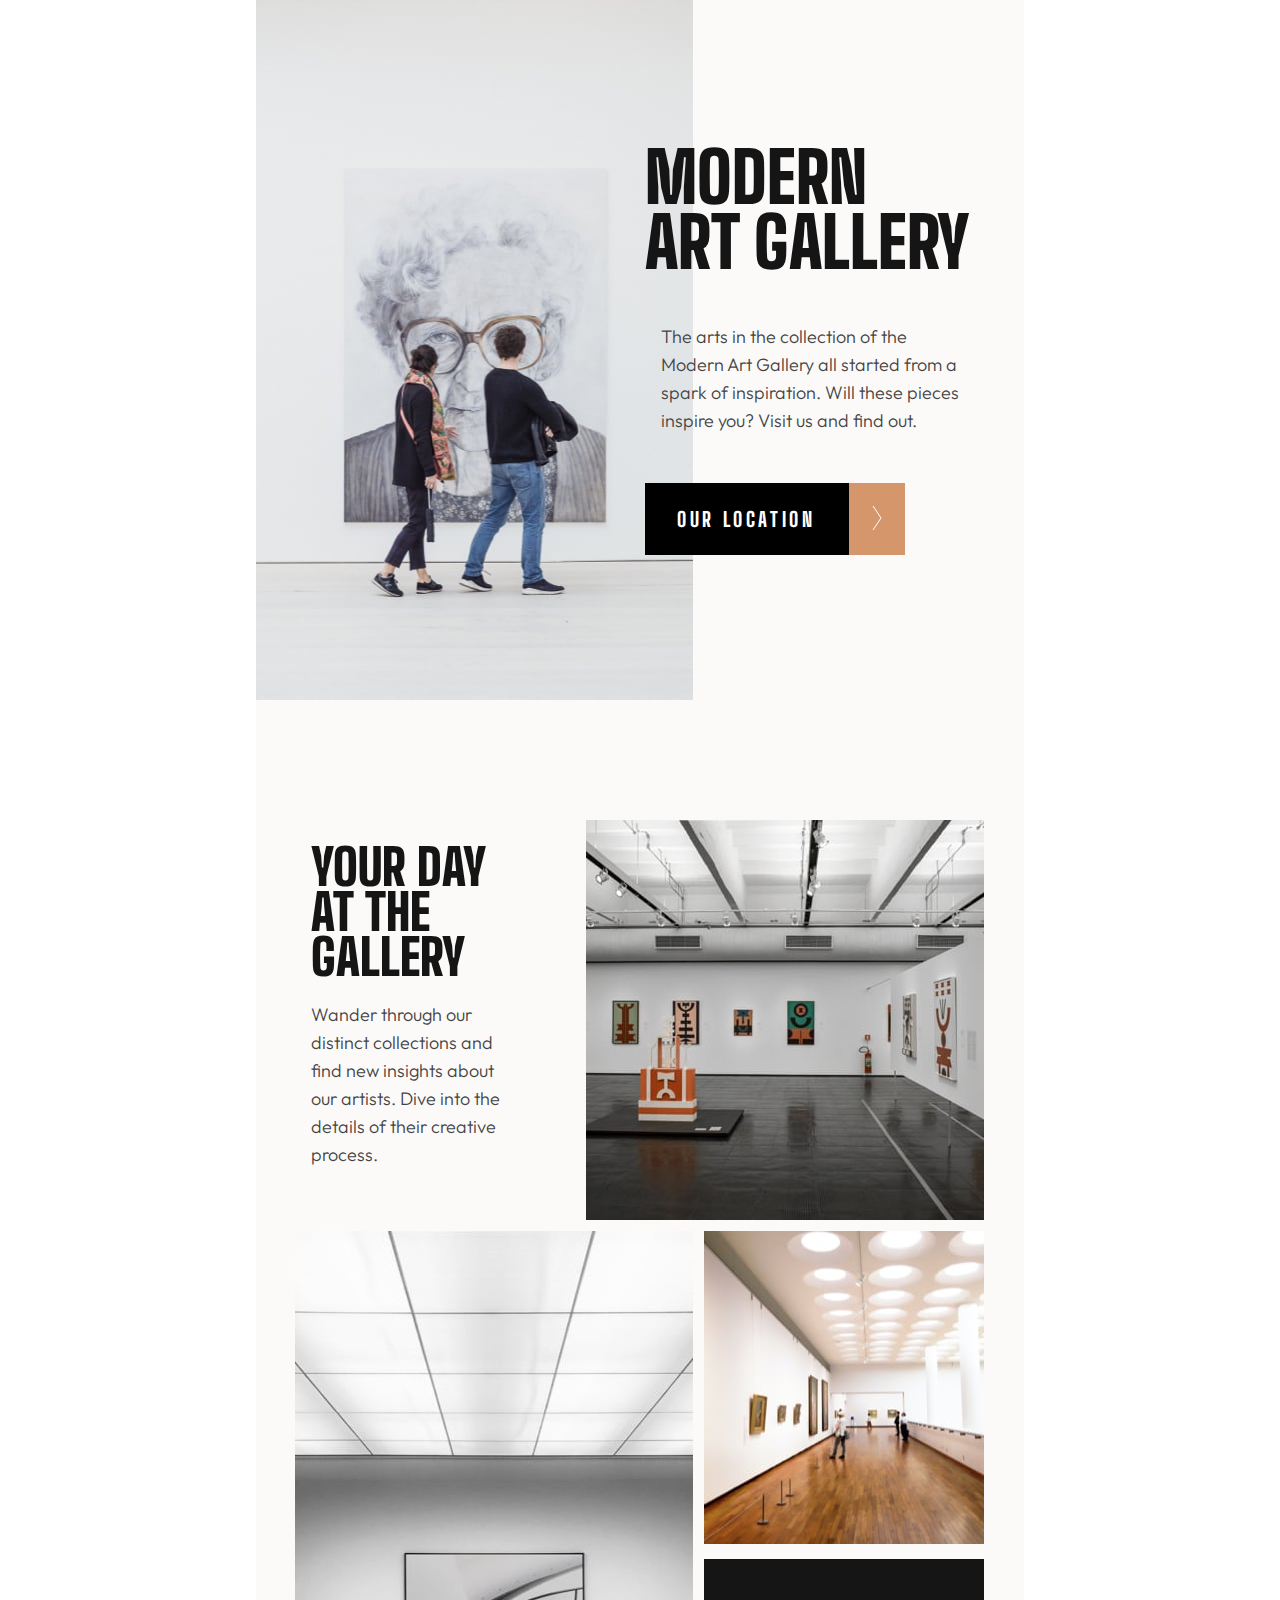
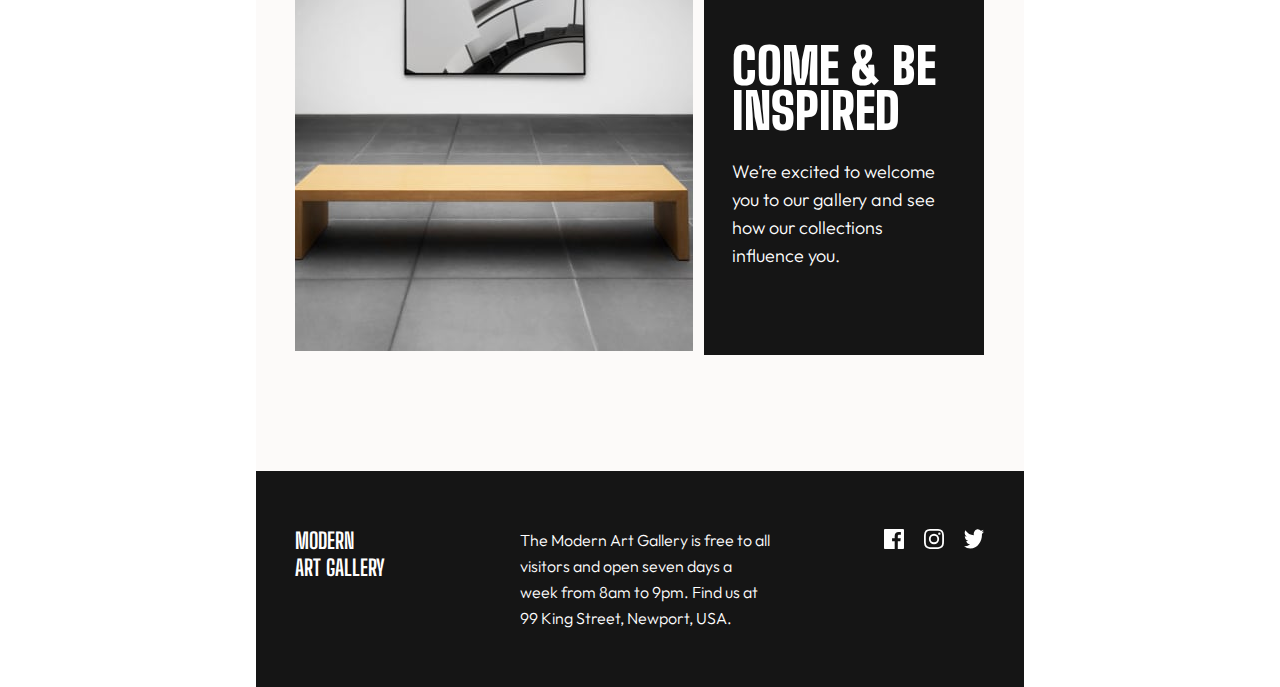
<file: index.html>
<!DOCTYPE html>
<html lang="en">
<head>
    <meta charset="UTF-8">
    <meta http-equiv="X-UA-Compatible" content="IE=edge">
    <meta name="viewport" content="width=device-width, initial-scale=1.0">
    <link rel="stylesheet" href="style.css">
    <title>Document</title>
</head>
<body>
    <div class="main">
      <div class="big-black">
        <img class="hero-dek" src="assets/desktop/image-hero.jpg" alt="">
      </div>
        <div class="boxx"></div>
        <img  class="hero" src="assets/mobile/image-hero.jpg" alt="">
        <h1 class="header">MODERN <br> ART GALLERY</h1>
        <div class="textbox">
        <p class="text1">The arts in the collection of the Modern Art Gallery all started from a 
            spark of inspiration. Will these pieces inspire you? Visit us and find out.</p></div>
        <div class="main-rect">
          <div class="rect">
            <p class="loc">OUR LOCATION</p></div>  
          <a href="location.html"> <button class="rect2"><img src="assets/icon-arrow-right.svg" alt=""></button></a>
        </div>
        
             <div class="gridbox">
              <img class="grid" src="assets/mobile/image-grid-1.jpg" alt="">
              
                <div class="mini-gridbox">
                    <h1 class="header2">Your Day <br> at the Gallery</h1>
        <p class="text2">Wander through our distinct collections and find new insights
             about our artists. Dive into the details of their creative process.</p>

                </div>
                <img class="grid-tablet" src="assets/tablet/image-grid-1.jpg" alt="">
                <img class="grid-dek" src="assets/desktop/image-grid-1.jpg" alt="">
               

             </div>
             <div class="three">
           
        <img class="grid2" src="assets/mobile/image-grid-2.jpg" alt="">    
        <img class="grid3" src="assets/mobile/image-grid-3.jpg" alt="">
        <div class="box">
            <h2 class="header3">COME & BE INSPIRED</h2>
            <p class="text3">We’re excited to welcome you to our gallery and see how our 
                collections influence you.</p>
        </div>
        </div>
        <div class="three-dek">

          <img class="grid2-dek" src="assets/desktop/image-grid-2.jpg" alt=""> 
          <div class="two-dek"> 
        <img class="grid3-dek" src="assets/desktop/image-grid-3.jpg" alt="">
        <div class="box-dek">
            <h2 class="header3-dek">COME & BE INSPIRED</h2>
            <p class="text3-dek">We’re excited to welcome you to our gallery and see how our 
                collections influence you.</p>
          </div>
        </div>

        </div>

        <div class="three-tablet">
          <div class="tablet-grid2"><img src="assets/tablet/image-grid-2.jpg" alt=""></div>
          <div class="two">
          <img src="assets/tablet/image-grid-3.jpg" alt="">
          <div class="tablet-box">
          <h2 class="header3-tablet">COME & BE INSPIRED</h2>
          <p class="text3-tablet">We’re excited to welcome you to our gallery and see how our 
              collections influence you.</p>
            </div>
            </div>


        </div>

        <footer class="footer">
            <div class="mini">
                 <h2 class="header4">MODERN <br> ART GALLERY</h2>
            </div>   
            <div  class="text4-tablet">
            <p class="text4">The Modern Art Gallery is free to all visitors and open seven
                 days a week from 8am to 9pm. Find us at 99 King Street, Newport, USA.</p>
                </div>

              <div class="icons">
                <img class="fb" src="assets/icon-facebook.svg" alt="">
                <img  class="insta"  src="assets/icon-instagram.svg" alt="">
                <img  class="twit" src="assets/icon-twitter.svg" alt="">
              </div>   
        </footer>

    </div>
    
</body>
</html>
</file>
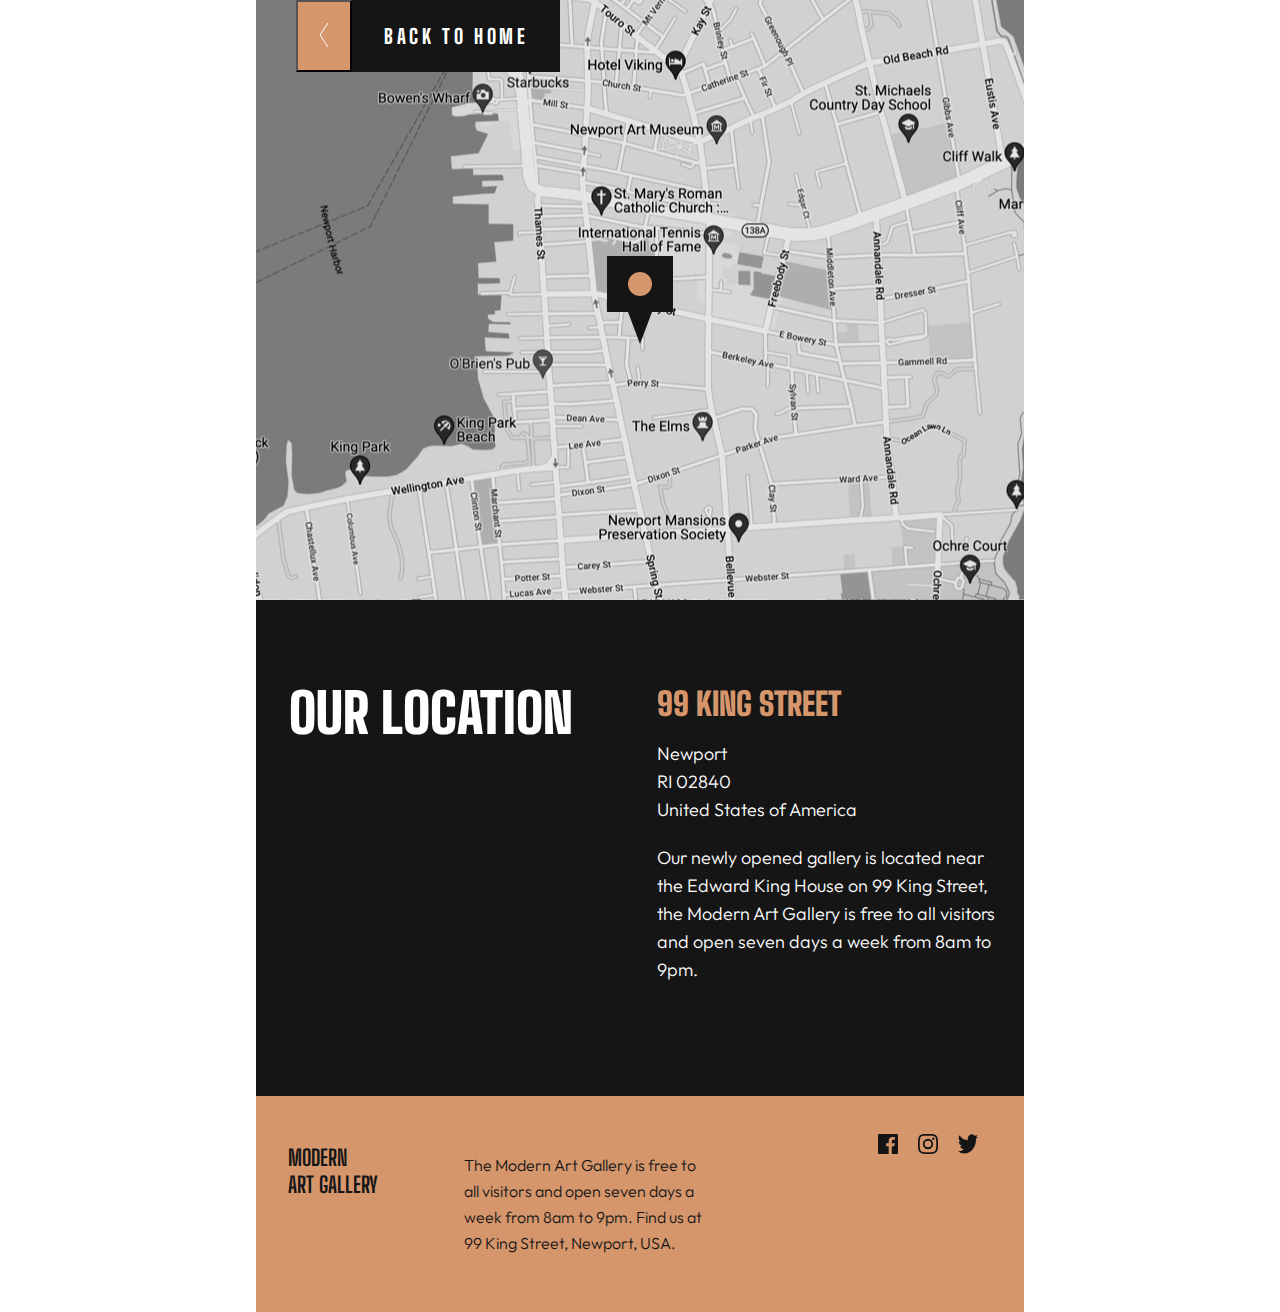
<file: location.html>
<!DOCTYPE html>
<html lang="en">
<head>
    <meta charset="UTF-8">
    <meta http-equiv="X-UA-Compatible" content="IE=edge">
    <meta name="viewport" content="width=device-width, initial-scale=1.0">
    <link rel="stylesheet" href="location.css">
    <title>Document</title>
</head>
<body>
    <div class="main">
        <img  class="map-tablet" src="assets/tablet/image-map.png" alt="">
        <img class="map-dek" src="assets/desktop/image-map.png" alt="">
        <img class="map" src="assets/mobile/image-map.png" alt="">
        <div class="location">
            <a href="index.html"><button class="rect"><img src="assets/icon-arrow-left.svg" alt=""></button></a>
            <div class="mini-loc"><p class="back">BACK TO HOME</p></div>
        </div>  
        <div class="blackbox">
            <h1 class="header">OUR LOCATION</h1>
            <div class="section">
            <h2 class="mini-header">99 King Street</h2>
            
                <p class="newport">Newport</p>
                <p>RI 02840</p>
                <p>United States of America</p>
              
                <p class="text">Our newly opened gallery is located near the Edward King House
                    on 99 King Street, the Modern Art Gallery is free to all visitors and open
                     seven days a week from 8am to 9pm.</p>

            </div>
            

        </div>
            <footer class="footer">
                <div class="mini">
                    <h2 class="header4">MODERN <br> ART GALLERY</h2>
               </div> 
               <div class="text2-tablet">
               <p class="text2">The Modern Art Gallery is free to all visitors and open seven
                 days a week from 8am to 9pm. Find us at 99 King Street, Newport, USA.</p>
                </div>

                 <div class="icons">
                    <img class="fb" src="assets/icon-facebook-dark.svg" alt="">
                    <img class="insta" src="assets/icon-instagram-dark.svg" alt="">
                    <img class="twit" src="assets/icon-twitter-dark.svg" alt="">
                 </div>
            </footer>

    </div>
    
</body>
</html>
</file>
<file: style.css>
@import url('https://fonts.googleapis.com/css2?family=Big+Shoulders+Display:wght@900&family=Outfit:wght@300&display=swap');
@import url('https://fonts.googleapis.com/css2?family=Big+Shoulders+Display:wght@900&family=Outfit:wght@300&display=swap');

*{
    margin:0px;
    padding:0px;
}
body{
    width:100%;
    display:flex;
    justify-content: center;
    
}
.main{
    width:375px;
   
    display:flex;
    flex-direction:column;
    background-color: #FCFAF9;

}
.boxx{
    display:none;

}


.header{
    font-family: 'Big Shoulders Display';
    font-style: normal;
    font-weight: 900;
    font-size: 60px;
    line-height: 55px;
    text-transform: uppercase;
    color: #151515;
    margin-top:32px;
    margin-left:16px;
    margin-right:16px;

}

.text1{
    font-family: 'Outfit';
    font-style: normal;
    font-weight: 300;
    font-size: 18px;
    line-height: 28px;
    color: #444444;
    margin-top:32px;
    margin-left:16px;
    margin-right:16px;
}
.main-rect{
    display: flex;
    flex-direction:row;
    width:260px;
    height:72px;
    margin-top:32px;
    margin-left:16px;
    margin-bottom:0px;
}
.rect{
    width:204px;
    height:72px;
    margin-top:0px;
    
    background-color:black;
   
    

}
.boxx{
    display: none;
}
.loc{
    margin-top:24px;
    margin-left:32px;
    font-family: 'Big Shoulders Display';
    font-style: normal;
    font-weight: 800;
    font-size: 20px;
    line-height: 24px;
    letter-spacing: 3.63636px;  
    color: #FFFFFF;
}
.big-black{
    display:none;
}

.rect2{
    width:56px;
    height:72px;
    background-color: #D5966C;
    border:0px;
    text-align: center;;
   
    margin-left:0px;
    margin-bottom:0px;
    cursor:pointer;
}
.grid{
    margin-top:120px;
    width:343px;
    height:320px;
    margin-left:16px;
    margin-right:16px;
}

.header2{
font-family: 'Big Shoulders Display';
font-style: normal;
font-weight: 900;
font-size: 50px;
line-height: 45px;
text-transform: uppercase;
color: #151515;
margin-top:25px;
margin-left:16px;
margin-right:16px;

}
.text2{
    font-family: 'Outfit';
    font-style: normal;
    font-weight: 300;
    font-size: 18px;
    line-height: 28px;
    color: #444444;
    margin-top:21px;
    margin-left:16px;
    margin-right:16px;


}
.grid2{
    width:343px;
    height:480px;
    margin-top:32px;
    margin-left:16px;
    margin-right:16px;
}
.grid3{
    width:343px;
    height:200px;
    margin:16px;
}

.box{
    width:343px;
    height:293px;
    background-color: #151515;
    margin-left:16px;
    margin-right:16px;
    padding-top:48px;
    
}

.header3{
    font-family: 'Big Shoulders Display';
    font-style: normal;
    font-weight: 900;
    font-size: 50px;
    line-height: 45px;
     text-transform: uppercase;
    color: #FFFFFF;
   
    margin-left:24px;
    
    




}

.text3{
    font-family: 'Outfit';
    font-style: normal;
    font-weight: 300;
    font-size: 18px;
    line-height: 28px;
    color: #FFFFFF;
    margin-top:38px;
    margin-left:32px;
    margin-right:32px;


}

.footer{
    width:375px;
    height:336px;
    background-color: #151515;
    margin-top:120px;
   

}
.mini{
    width:112px;
    height:45px;
   
    margin-top:48px;
    margin-left:32px;
}
 .header4{
    font-family: 'Big Shoulders Display';
    font-size:22px;
    color:white;
    
 }
 .grid-tablet{
    display:none;
 }

 .text4{
    font-family: 'Outfit';
    font-style: normal;
    font-weight: 300;
    font-size: 16px;
    line-height: 26px;

    color: #FFFFFF;
    margin-top:38px;
    margin-left:32px;
    margin-right:32px;


 }

 .icons{
    width:100px;
    
    margin-top:38px;
    margin-left:32px;
    display:flex;
    justify-content: space-between;
 }
 .three-tablet{
    display:none;
 }
 .grid-dek{
    display:none;
 }
 .three-dek{
    display:none;
    
}


 @media (min-width:768px){
    @import url('https://fonts.googleapis.com/css2?family=Big+Shoulders+Display:wght@900&family=Outfit:wght@300&display=swap');
    @import url('https://fonts.googleapis.com/css2?family=Big+Shoulders+Display:wght@900&family=Outfit:wght@300&display=swap');


   *{
    margin:0;
    padding:0;


   }
  
   .main{
    width:768px;
    display:flex;
    margin:0;
    padding:0;
   }
   
    .hero{
        display:none;
    }
    .boxx{
        display:inherit;
        width:768px;
        height:700px;
        background-image:url(assets/tablet/image-hero.jpg);
        background-repeat: no-repeat;
    }
    .header{
      position:absolute;
      margin-top:145px;
      margin-left:389px;
      font-family: 'Big Shoulders Display';
      font-style: normal;
    font-weight: 900;
    font-size: 70px;
    line-height: 65px;
    text-transform: uppercase;
    color: #151515;

    }
    .textbox{
       
        width:340px;
        height:114px;
        position:absolute;
        margin-top:323px;
        margin-left:389px;
        display:inherit;
    }
  .text1{
    
    margin-top:0px;
    font-family: 'Outfit';
    font-style: normal;
    font-weight: 300;
    font-size: 18px;
    line-height: 28px;
    color: #444444;
    

  }  
  .main-rect{
    position:absolute;
    margin-left:389px;
    margin-top:483px;
    
  
 }
 .gridbox{
    
    width:768px;
    height:400px;
   
    margin-top:120px;
    display:flex;
    flex-direction: row;
 }
 .mini-gridbox{
    width:260px;
    height:400px;
    
    
    margin-left:39px;

 }
 .header2{
    font-family: 'Big Shoulders Display';
font-style: normal;
font-weight: 900;
font-size: 50px;
line-height: 45px;


text-transform: uppercase;

color: #151515;

 }

 .text2{
    font-family: 'Outfit';
font-style: normal;
font-weight: 300;
font-size: 18px;
line-height: 28px;

color: #444444;

 }
 .grid{
    display:none;
 }
 .grid-tablet{
    display:inherit;
    margin-top:0px;
    margin-left:68px;
    margin-right:40px;
 }
 .three{
    display:none;
 }
 .three-tablet{
    display:inherit;
    width:678px;
    height:720px;
    margin-left:39px;
    margin-right:40px;
    margin-top:11px;
    
    
 }

 .tablet-grid2{
    width:398px;
    height:720px
 }
 .two{
    margin-left:11px;
    margin-top:0px;
    width:280px;
    height:720px;
   
 }
 .tablet-box{
    width:280px;
    height:396px;
    margin-top:11px;
    
    background-color:#151515;
    display:flex;
    flex-direction: column;

 }
 .header3-tablet{
    font-family: 'Big Shoulders Display';
    font-style: normal;
    font-weight: 900;
    font-size: 50px;
    line-height: 45px;
    padding-top:85px;
    margin-left:28px;
    margin-right:29px;
    text-transform: uppercase;
    color: #FFFFFF;
    }
    
.text3-tablet{
    font-family: 'Outfit';
    font-style: normal;
    font-weight: 300;
    font-size: 18px;
    line-height: 28px;
    margin-top:24px;
    margin-left:28px;
    margin-right:29px;

    color: #FFFFFF;

    }
    .footer{
        width:768px;
        height:216px;
        background-color: #151515;
        margin-top:120px;
        display:flex;
        justify-content: space-between;

       
    
    }
    .mini{
        margin-top:56px;
        margin-left:39px;
        display:flex;
        flex-direction:row;
        flex-wrap: wrap;
    }
    .text4{
        font-family: 'Outfit';
    font-style: normal;
    font-weight: 300;
    font-size: 16px;
    line-height: 26px;
    margin-top:0px;
    margin-left:0px;

    color: #FFFFFF;
   
  

    }
    .icons{
        width:100px;
        height:20px;
        margin-right:40px;
        margin-top:58px;
      
        display:flex;
        
        justify-content: space-between;
        
        
  
     
        
    }
    .grid-dek{
        display:none;
    }
    .fb{
        width:20px;
        height:20px;
        margin-top:0px;
        margin-left:0px;
    }
    .insta{
        width:20px;
        height:20px;
        margin-top:0px;

    }
    .twit{
        width:20px;
        height:20px;
        margin-top:0px;

    }
    .text4-tablet{
        width:284px;
        height:108px;
        margin-top:56px;
        margin-left:64px;
        
    }
    .three-dek{
        display:none;

    }
}

@media(min-width:1440px){
    @import url('https://fonts.googleapis.com/css2?family=Big+Shoulders+Display:wght@900&family=Outfit:wght@300&display=swap');
    @import url('https://fonts.googleapis.com/css2?family=Big+Shoulders+Display:wght@900&family=Outfit:wght@300&display=swap');

    
*{
    margin:0px;
    padding:0px;
}
body{
    width:100%;
}
.main{
    width:1440px;
}

.big-black{
    display: inherit;
    width:990px;
    height:799px;
    margin-top:0px;
    margin-left:0px;
    background-color: #151515;

}
.boxx{
    display: none;
}
.hero-dek{
    margin-top:0px;
    margin-left:450px;
}
.header{
    font-family: 'Big Shoulders Display';
    font-style: normal;
    font-weight: 900;
    font-size: 96px;
    line-height: 88px;
    margin-top:189px;
    margin-left:165px;
    
    text-transform: uppercase;
    mix-blend-mode: difference;
    
   
    color: #FFFFFF;
}
   
    .grid-tablet{
        display:none;
    }
    .grid-dek{
        display:inherit;
        margin-left:125px;
        margin-right:160px;
    }
    .gridbox{
        display:flex;
        flex-direction: row;
        width:1440px;
        
    }

    .mini-gridbox{
        width:350px;
        height:280px;
        margin-left:165px;
        margin-top:32px;
        

    }
    .three{
        display:none;
    }
    .three-tablet{
        display:none;
    }
    .three-dek{
        display:inherit;
        height:720px;
        
    }
    .grid2-dek{
        margin-left:165px;
        margin-top:30px;
        
    }
    .two-dek{
        margin-top:30px;
        margin-left:30px;
        display:flex;
        flex-direction:column;
       
    }
    .box-dek{
        width:445px;
        height:377px;
        background-color:black;
        margin-top:30px;

    }
    .header3-dek{
        font-family: 'Big Shoulders Display';
font-style: normal;
font-weight: 900;
font-size: 60px;
line-height: 60px;
margin-top:65px;
margin-left:48px;

text-transform: uppercase;

/* White */

color: #FFFFFF;


}
.text3-dek{
    font-family: 'Outfit';
font-style: normal;
font-weight: 300;
font-size: 22px;
line-height: 32px;
margin-top:32px;
margin-left:47px;
margin-right:48px;

color: #FFFFFF;

}
.footer{
    width: 1440px;
    height:244px;

}
.mini{
    margin-top:80px;
    margin-left:165px;
}
.text4-tablet{
    width:430px;
    height:84px;
    margin-left:140px;
}
.icons{
    margin-top:80px;
    margin-left:280px;
}
.textbox{
    position:absolute;
    margin-left:925px;
    margin-top:190px;
    margin-right:164px;
    
}
.main-rect{
    position:absolute;
    margin-left:925px;
    margin-top:414px;
    margin-right:254px;
}

}
</file>
<file: location.css>
@import url('https://fonts.googleapis.com/css2?family=Big+Shoulders+Display:wght@900&family=Outfit:wght@300&display=swap');
@import url('https://fonts.googleapis.com/css2?family=Big+Shoulders+Display:wght@900&family=Outfit:wght@300&display=swap');

*{
    margin:0px;
    padding:0px;
}
body{
    width:100%;
    display:flex;
    justify-content: center;
    
}
.main{
    width:375px;
    
    display:flex;
    flex-direction:column;
}
.map-tablet{
    display:none;
}
.map{
    width:375px;
    height:550px;
}
.map-dek{
    display:none;
}
.location{
    width:264px;
    height:72px;
    
    position:absolute;
    margin-top:0px;
    margin-left:0px;
    display:flex;
    flex-direction: row;
}
.rect{
    width:56px;
    height:72px;
    background-color:#D5966C;
    cursor: pointer;
}
.mini-loc{
    width:208px;
    height:72px;
    background-color: #151515;
    margin-right:0px;

}
.back{
    font-family: 'Big Shoulders Display';
    font-style: normal;
    font-weight: 800;
    font-size: 20px;
    line-height: 24px;
    letter-spacing: 3.63636px;
    color: #FFFFFF;
    margin-top:24px;
    margin-left:32px;

}
.blackbox{
    width:375px;
    height:493px;
    background-color:#151515;

}
.header{
    font-family: 'Big Shoulders Display';
    font-style: normal;
    font-weight: 900;
    font-size: 50px;
    line-height: 45px;
    text-transform: uppercase;
    color: #FFFFFF;
    margin-top:48px;
    margin-left:16px;
    margin-right:16px;
}

.mini-header{
    font-family: 'Big Shoulders Display';
    font-style: normal;
    font-weight: 900;
    font-size: 32px;
    line-height: 32px;
    text-transform: uppercase;
    color: #D5966C;
    margin-top:0px;
    margin-left:0px;
    margin-right:16px;
    


}
.section{
    width: 343px;
    height:298px;
    padding:0px;
   
    display: flex;
    flex-direction:column;
    font-family: 'Outfit';
    font-style: normal;
    font-weight: 300;
    font-size: 18px;
    line-height: 28px;
    color: #FFFFFF;
    margin-top:20px;
    margin-left:16px;
    margin-right:16px;

}   
.newport{
    margin-top:20px;
}
.text{
    font-family: 'Outfit';
    font-style: normal;
    font-weight: 300;
    font-size: 18px;
    line-height: 28px;
    color: #FFFFFF;
    margin-top:20px;
    margin-left:0px;
    

}
.footer{
    width:375px;
    height:336px;
    background-color:#D5966C;

}

.mini{
    width:112px;
    height:45px;
    
    margin-top:48px;
    margin-left:32px;
}
.header4{
    font-family: 'Big Shoulders Display';
    font-size:22px;
    color:#151515;
    
 }

 .text2{
    font-family: 'Outfit';
    font-style: normal;
    font-weight: 300;
    font-size: 16px;
    line-height: 26px;
    margin-top:38px;
    margin-left:32px;
    margin-right:32px;
    color: #151515;

 }
.icons{
    margin-top:38px;
    margin-left:32px;
    width:100px;
    display:flex;
    justify-content: space-between;

}

@media(min-width:768px){
    @import url('https://fonts.googleapis.com/css2?family=Big+Shoulders+Display:wght@900&family=Outfit:wght@300&display=swap');
    @import url('https://fonts.googleapis.com/css2?family=Big+Shoulders+Display:wght@900&family=Outfit:wght@300&display=swap');

*{
    margin:0px;
    padding:0px;
}
.main{
    width:768px;
}
.map-tablet{
    display:inherit;

}
.map{
    display:none;
}
.location{
    margin-left:40px;
}
.blackbox{
    width:768px;
    height:496px;
    display:flex;
    flex-direction:row;
    
    
}
.header{
    margin-top:88px;
    margin-left:33px;
    font-family: 'Big Shoulders Display';
font-style: normal;
font-weight: 900;
font-size: 55px;
line-height: 50px;
/* or 91% */

text-transform: uppercase;

/* White */

color: #FFFFFF;

}

.section{
    margin-top:88px;
    margin-left:68px;
}

.footer{
    width: 768px;
    height:216px;
    display: flex;
    flex-direction: row;

}
.text2-tablet{
    width:281px;
    height:104px;
    
    margin-top:56px;
    margin-left:64px;
    
}
.text2{
    margin-top:0px;
    margin-left:0px;
    font-family: 'Outfit';
    font-style: normal;
    font-weight: 300;
    font-size: 16px;
    line-height: 26px;

    color: #151515;
}

.fb{
    width:20px;
    height:20px;
}
.insta{
    width:20px;
    height:20px;

}
.twit{
    width:20px;
    height:20px;


}
.icons{
    margin-left:133px;
}
.header4{
    width:110px;
    height:40px;

}
}


@media(min-width:1440px){
    @import url('https://fonts.googleapis.com/css2?family=Big+Shoulders+Display:wght@900&family=Outfit:wght@300&display=swap');
    @import url('https://fonts.googleapis.com/css2?family=Big+Shoulders+Display:wght@900&family=Outfit:wght@300&display=swap');

*{
    margin:0px;
    padding:0px;
}
.main{
    width:1440px;
}
    .map-tablet{
        display:none;
    }
    .map-dek{
        display:inherit;
    }
    .location{
        margin-left:156px;
    }
    .blackbox{
        width: 1440px;
        height:548px;
        
     }
     .header{
        margin-top:104px;
        margin-left:165px

     }
     .section{
        width: 540px;
        height:316px;
        
        margin-left:220px;
     }
     .footer{
        width:1440px;
        height:244px;
        background-color:#D5966C;
    
    }
    .mini{
        margin-top:80px;
        margin-left:165px;

    }
    .text2-tablet{
        width:430px;
        height:84px;
        margin-left:140px;
        margin-top:80px;
    }
    .icons{
        margin-top:80px;
        margin-left:280px;
        height:20px;
    }
}
</file>
